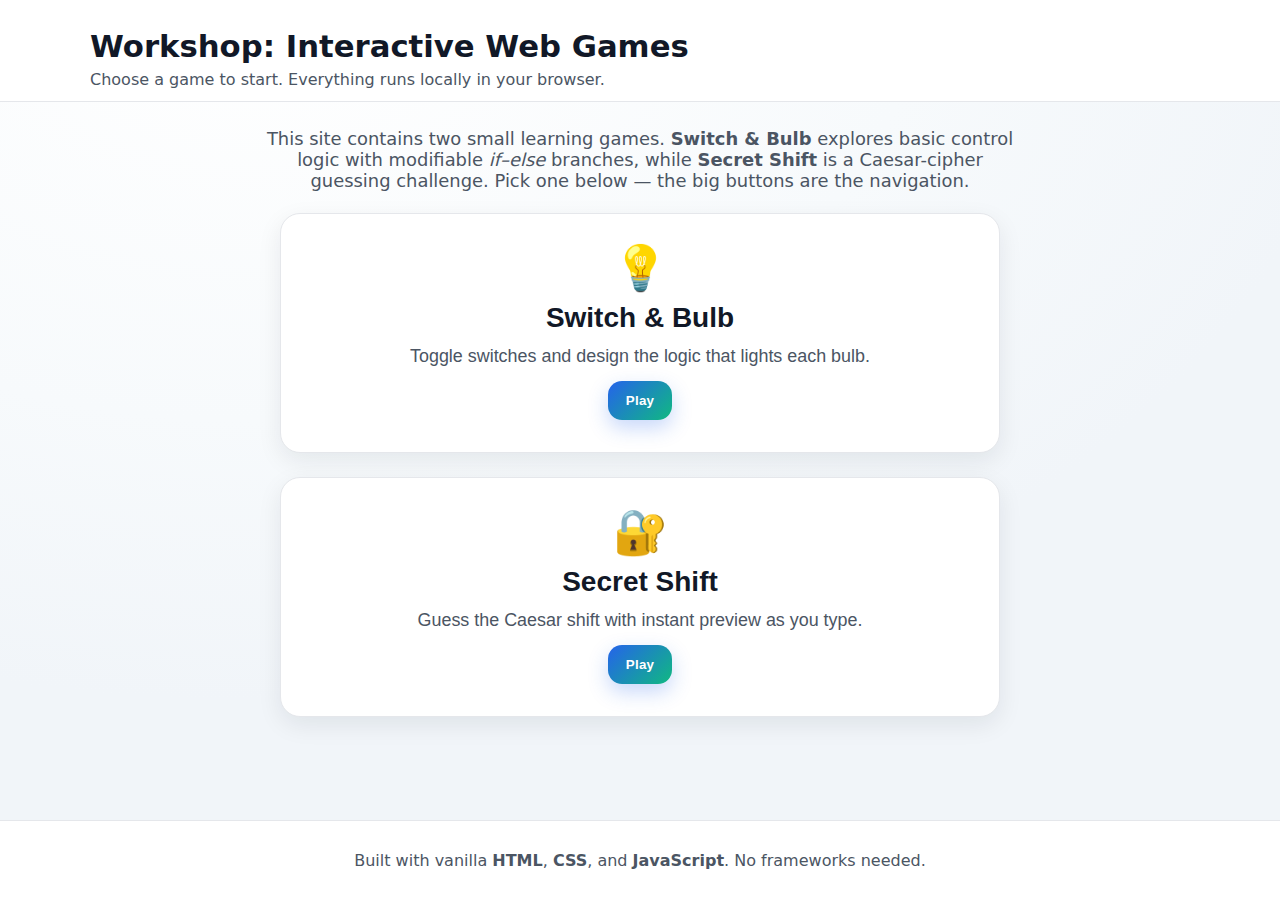
<file: index.html>
<!DOCTYPE html>
<html lang="en">
<head>
  <meta charset="UTF-8" />
  <meta name="viewport" content="width=device-width, initial-scale=1.0"/>
  <title>Workshop Games — Landing</title>
  <link rel="stylesheet" href="style.css"/>
</head>
<body>
  <header class="site-header">
    <div class="branding">
      <h1>Workshop: Interactive Web Games</h1>
      <p class="tagline">Choose a game to start. Everything runs locally in your browser.</p>
    </div>
  </header>

  <main class="hero">
    <section class="intro">
      <p>
        This site contains two small learning games. <strong>Switch & Bulb</strong> explores basic control logic
        with modifiable <em>if–else</em> branches, while <strong>Secret Shift</strong> is a Caesar-cipher
        guessing challenge. Pick one below — the big buttons are the navigation.
      </p>
    </section>

    <nav class="nav-grid" aria-label="Game navigation">
      <button class="nav-card" data-href="switch_bulb_web/index.html" aria-label="Open Switch and Bulb game">
        <span class="emoji">💡</span>
        <span class="title">Switch & Bulb</span>
        <span class="desc">Toggle switches and design the logic that lights each bulb.</span>
        <span class="cta">Play</span>
      </button>

      <button class="nav-card" data-href="secret_shift_web/index.html" aria-label="Open Secret Shift game">
        <span class="emoji">🔐</span>
        <span class="title">Secret Shift</span>
        <span class="desc">Guess the Caesar shift with instant preview as you type.</span>
        <span class="cta">Play</span>
      </button>
    </nav>
  </main>

  <footer class="site-footer">
    <p>Built with vanilla <strong>HTML</strong>, <strong>CSS</strong>, and <strong>JavaScript</strong>. No frameworks needed.</p>
  </footer>

  <script src="main.js"></script>
</body>
</html>
</file>
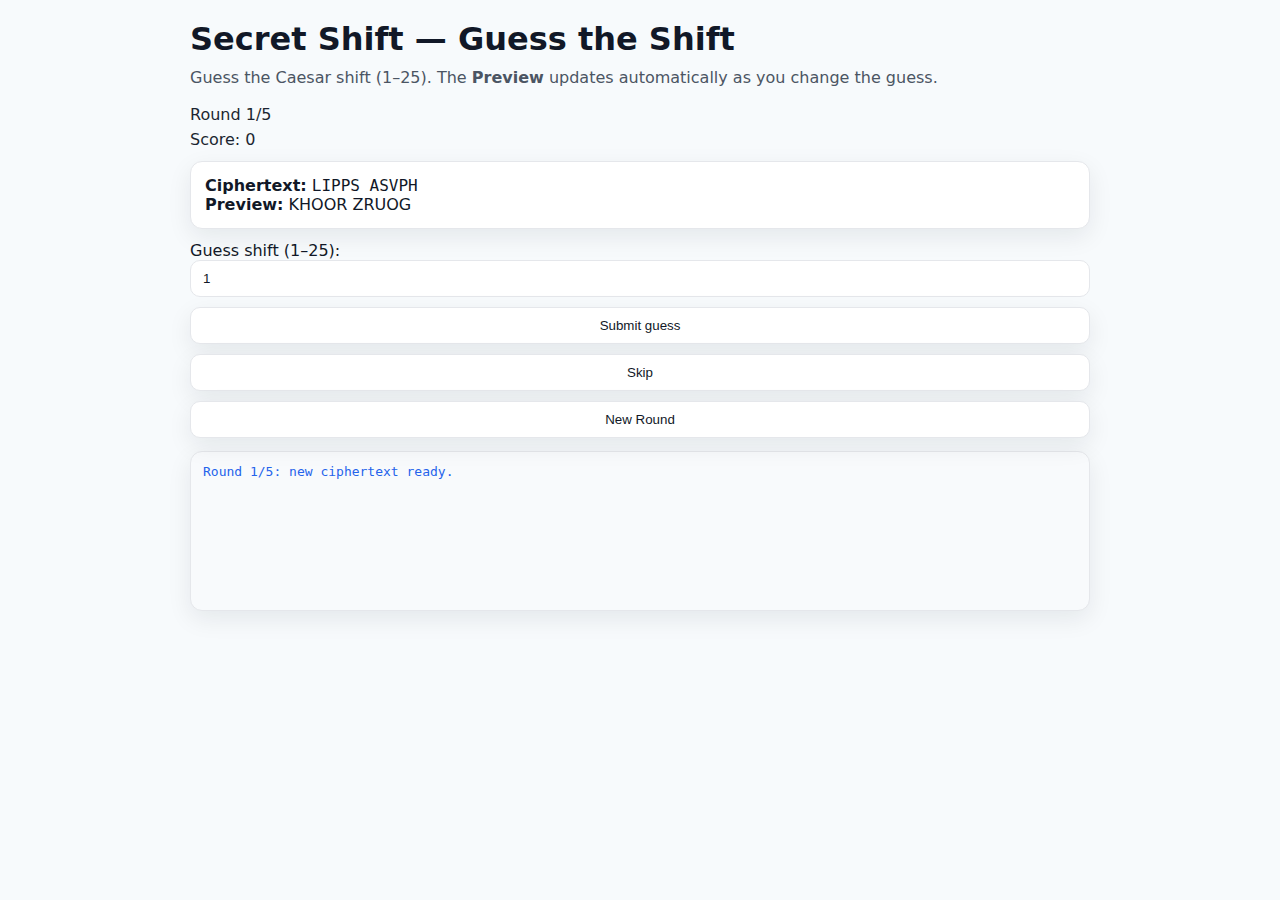
<file: secret_shift_web/index.html>
<!DOCTYPE html>
<html lang="en">
<head>
  <meta charset="UTF-8"/>
  <meta name="viewport" content="width=device-width, initial-scale=1.0"/>
  <title>Secret Shift — Guess the Shift</title>
  <link rel="stylesheet" href="style.css"/>
  <script>
    // Inject phrases so JS can consume them
    window.__PHRASES__ = ["HELLO WORLD", "CYBERSECURITY", "SINGAPORE", "THE NEW ERA", "KNOWLEDGE IS POWER"];
  </script>
</head>
<body>
  <div class="container">
    <h1>Secret Shift — Guess the Shift</h1>
    <p class="desc">
      Guess the Caesar shift (1–25). The <strong>Preview</strong> updates automatically as you change the guess.
    </p>

    <div class="statusbar">
      <div id="round">Round 1/1</div>
      <div id="score">Score: 0</div>
    </div>

    <div class="panel">
      <div><strong>Ciphertext:</strong> <span id="cipher"></span></div>
      <div><strong>Preview:</strong> <span id="preview">—</span></div>
    </div>

    <div class="controls">
      <label>Guess shift (1–25): <input type="number" id="guess" min="1" max="25" value="1"/></label>
      <button id="guessBtn">Submit guess</button>
      <button id="skipBtn">Skip</button>
      <button id="newBtn" disabled>New Round</button>
    </div>

    <pre id="log" class="log"></pre>
  </div>

  <script src="main.js"></script>
</body>
</html>
</file>
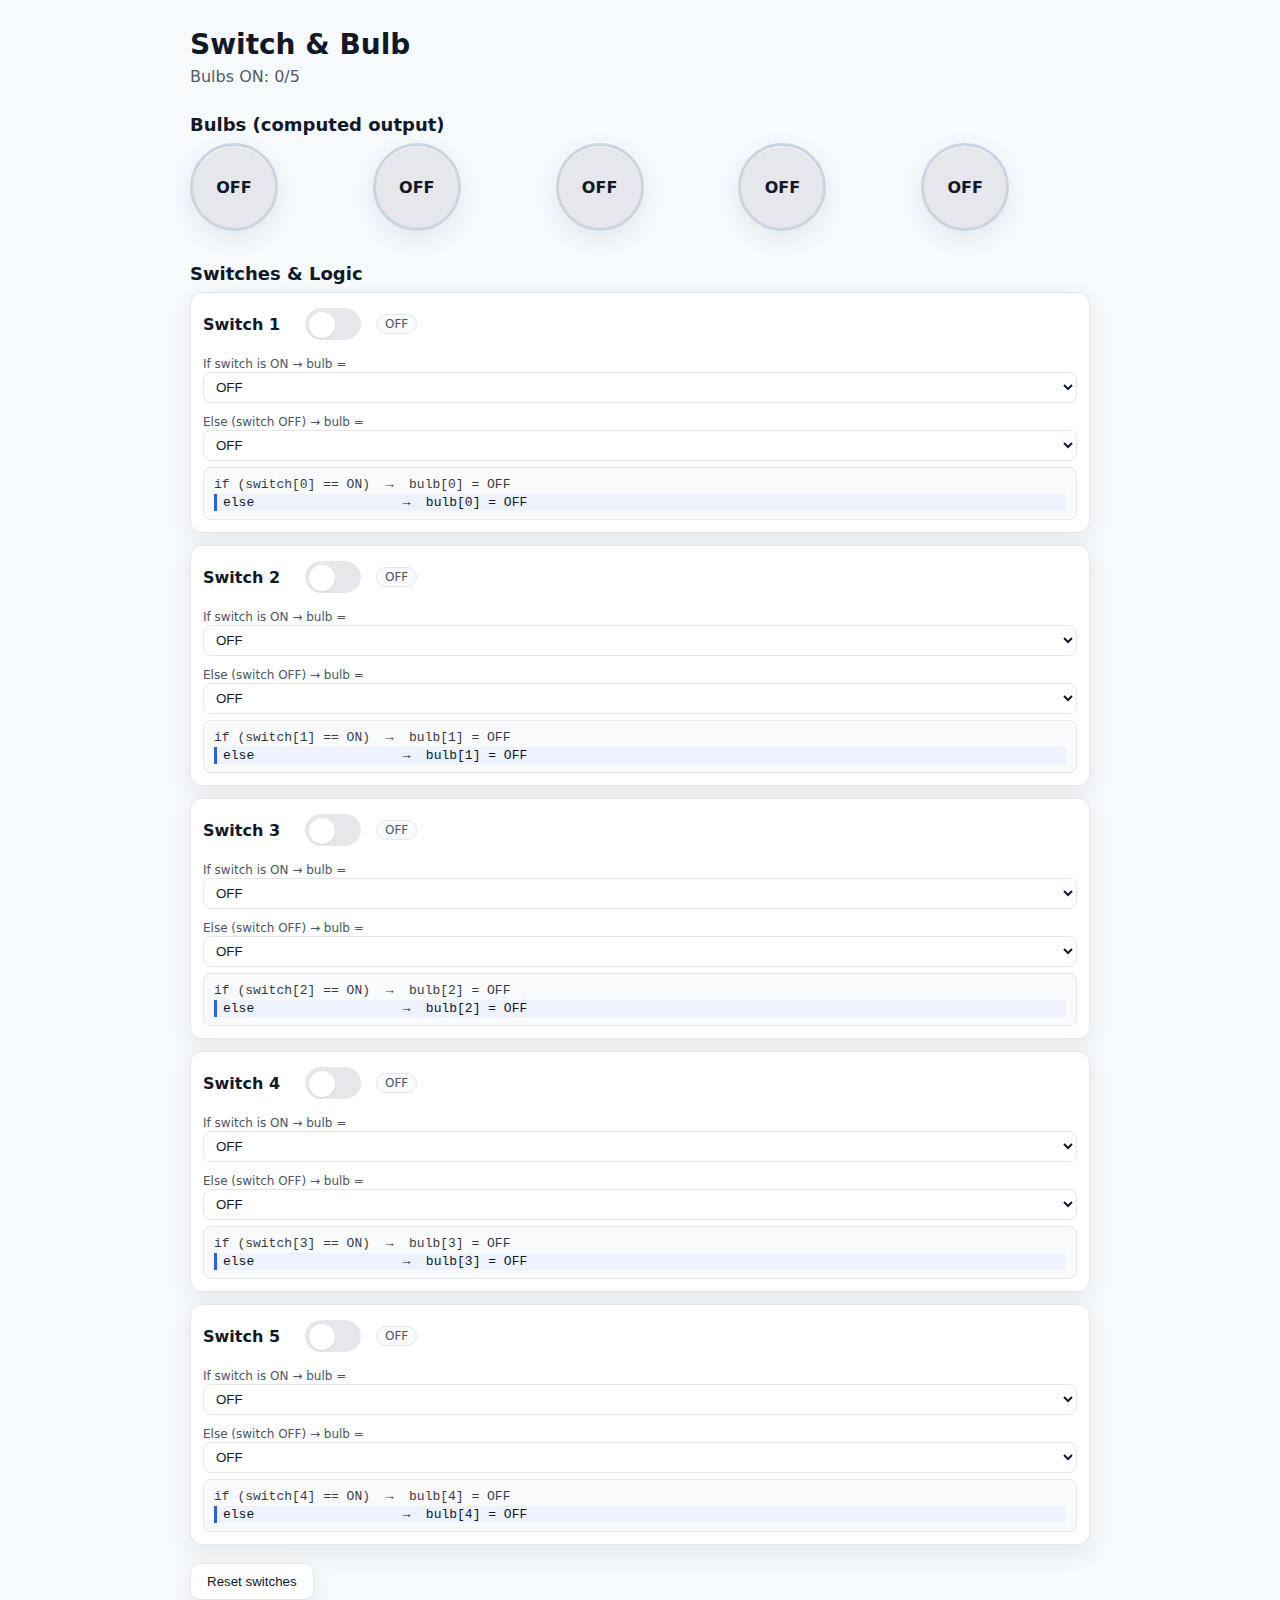
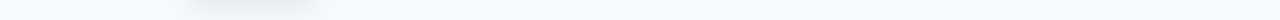
<file: switch_bulb_web/index.html>
<!DOCTYPE html>
<html lang="en">
<head>
  <meta charset="UTF-8" />
  <meta name="viewport" content="width=device-width, initial-scale=1.0"/>
  <title>Switch & Bulb</title>
  <link rel="stylesheet" href="style.css"/>
</head>
<body>
  <div class="container">
    <h1>Switch & Bulb</h1>
    <p class="tip" id="status">
      Tip: Toggle a switch and modify its <strong>if–else</strong> mapping below using the dropdowns
      (choose what the bulb should be when the switch is ON/OFF).
    </p>

    <div class="grid">
      <div class="col">
        <h2>Bulbs (computed output)</h2>
        <div id="bulbs" class="bulbs"></div>
      </div>
      <div class="col">
        <h2>Switches & Logic</h2>
        <div id="switches" class="switches"></div>
      </div>
    </div>

    <div class="actions">
      <button id="resetBtn">Reset switches</button>
    </div>
  </div>
  <script src="main.js"></script>
</body>
</html>
</file>
<file: style.css>
:root{
  --bg:#f7fafc; --panel:#ffffff; --fg:#111827; --muted:#4b5563;
  --border:#e5e7eb; --accent1:#2563eb; --accent2:#10b981;
  --shadow: 0 8px 24px rgba(17,24,39,.08);
}
*{box-sizing:border-box}
html,body{height:100%}
body{
  margin:0;
  background:radial-gradient(1100px 700px at 20% 0%, #ffffff 0%, #f7fafc 60%, #f1f5f9 100%);
  color:var(--fg);
  font-family: system-ui,-apple-system,Segoe UI,Roboto,Helvetica,Arial,sans-serif;
  display:flex; flex-direction:column;
}

.site-header{
  padding:28px 20px 12px; border-bottom:1px solid var(--border); background:var(--panel)
}
.branding{max-width:1100px; margin:0 auto}
.branding h1{margin:0 0 6px; font-size: clamp(22px, 2.4vw, 34px)}
.tagline{margin:0; color:var(--muted)}

.hero{flex:1; display:block; padding:26px 20px}
.hero .intro{max-width:860px; margin:0 auto 22px; color:var(--muted); text-align:center}
.hero .intro p{margin:0 auto; max-width:760px; font-size: clamp(14px, 1.4vw, 18px)}

/* Vertical layout; center the buttons */
.nav-grid{
  display:grid;
  grid-template-columns: 1fr;       /* single column (vertical) */
  gap:24px;
  max-width:900px;
  margin: 0 auto;
  width:100%;
  justify-items: center;            /* center each card */
}

.nav-card{
  appearance:none; border:none; cursor:pointer;
  background: var(--panel);
  border:1px solid var(--border);
  color:var(--fg);
  border-radius:20px;
  /* Bigger + centered card */
  width: min(720px, 100%);
  padding:32px 28px;
  min-height: 240px;
  text-align:center;

  display:grid; grid-template-rows: auto auto 1fr auto;
  gap:12px;
  box-shadow: var(--shadow);
  transform: translateY(0);
  transition: transform .12s ease, box-shadow .12s ease, border-color .2s ease, filter .2s ease;
}
.nav-card .emoji{font-size:44px; line-height:1}
.nav-card .title{font-size: clamp(20px, 2.4vw, 28px); font-weight:800}
.nav-card .desc{color:var(--muted); font-size: clamp(14px, 1.4vw, 18px); margin: 0 auto; max-width: 56ch}
/* Bigger, centered CTA */
.nav-card .cta{
  align-self:end; justify-self:center;
  font-weight:800; letter-spacing:.3px;
  padding:12px 18px; border-radius:14px; color:#fff;
  background:linear-gradient(135deg, var(--accent1), var(--accent2));
  box-shadow: 0 8px 20px rgba(37,99,235,.25);
}

.nav-card:hover{
  transform: translateY(-2px);
  box-shadow: 0 18px 36px rgba(17,24,39,.12);
  border-color:#cbd5e1;
  filter: brightness(1.02);
}
.nav-card:active{ transform: translateY(1px) }
.nav-card:focus-visible{ outline:3px solid var(--accent1); outline-offset:3px }

.site-footer{
  border-top:1px solid var(--border); padding:14px 20px; color:var(--muted);
  text-align:center; background:var(--panel)
}

/* Light responsive polish */
@media (max-width: 768px){
  .nav-card{
    width: min(640px, 100%);
    padding:28px 22px;
    min-height: 220px;
  }
  .nav-card .emoji{ font-size:40px; }
}
@media (max-width: 480px){
  .site-header{ padding: 20px 14px 10px; }
  .hero{ padding: 18px 14px; }
  .nav-card{
    border-radius: 18px;
    width: 100%;
    padding: 22px 16px;
    min-height: 200px;
  }
  .nav-card .emoji{ font-size: 36px; }
}
</file>
<file: secret_shift_web/style.css>
:root{
  --bg:#f7fafc; --panel:#ffffff; --fg:#111827; --muted:#4b5563;
  --border:#e5e7eb; --accent:#2563eb; --ok:#16a34a; --warn:#d97706;
  --shadow: 0 8px 24px rgba(17,24,39,.08);
}
*{box-sizing:border-box}
body{
  margin:0; padding:20px;
  font-family: system-ui,-apple-system,Segoe UI,Roboto,Helvetica,Arial,sans-serif;
  background:var(--bg); color:var(--fg);
}

.topbar{
  position: sticky; top: 0; z-index: 50;
  background:var(--panel); border-bottom:1px solid var(--border);
  padding:10px 16px; display:flex; justify-content:flex-start;
}
.back-btn{
  appearance:none; border:1px solid var(--border);
  background:linear-gradient(135deg, #2563eb, #10b981);
  color:#fff; font-weight:800; letter-spacing:.2px;
  padding:10px 14px; border-radius:999px; cursor:pointer;
  box-shadow:0 6px 16px rgba(37,99,235,.25);
  transition:transform .12s ease, box-shadow .12s ease, filter .15s ease;
}
.back-btn:hover{ transform:translateY(-1px); box-shadow:0 12px 24px rgba(17,24,39,.12) }
.back-btn:active{ transform:translateY(0) }
.back-btn:focus-visible{ outline:3px solid #2563eb; outline-offset:3px }

.container{max-width:900px;margin:0 auto}
h1{margin:0 0 10px}
.desc{margin:0 0 18px;color:var(--muted)}

.statusbar{display:flex; flex-direction:column; gap:6px; margin-bottom:12px; opacity:.95}
.panel{
  padding:14px; border:1px solid var(--border); border-radius:12px; background:var(--panel);
  margin-bottom:12px; box-shadow: var(--shadow);
}
.controls{
  display:flex; flex-direction:column; gap:10px; margin-bottom:12px;
}
.controls input{
  padding:10px 12px; border-radius:10px; border:1px solid var(--border); background:#fff; color:var(--fg); width:100%;
}
.controls button{
  padding:10px 12px; border-radius:10px; border:1px solid var(--border); background:#fff; color:var(--fg); cursor:pointer;
  box-shadow: var(--shadow);
}
.controls button:hover{ filter: brightness(1.02) }

.log{
  background:#f8fafc; border:1px solid var(--border); border-radius:12px;
  padding:12px; min-height:160px; white-space:pre-wrap; box-shadow: var(--shadow);
}
.ok{color:var(--ok)} .warn{color:var(--warn)} .info{color:var(--accent)}
#cipher{font-family:ui-monospace, SF Mono, Menlo, Consolas, monospace}

@media (max-width: 420px){
  .panel{ padding: 12px; }
  .log{ min-height: 120px; }
  .desc{ font-size: 14px; }
}
</file>
<file: switch_bulb_web/style.css>
:root{
  --bg:#f7fafc; --panel:#ffffff; --fg:#111827; --muted:#4b5563;
  --border:#e5e7eb; --accent:#2563eb; --ok:#16a34a; --warn:#d97706;
  --bulb-off:#e5e7eb; --bulb-on:#facc15; --outline:#cbd5e1;
  --shadow: 0 8px 24px rgba(17,24,39,.08);
}
*{box-sizing:border-box}
body{
  font-family: system-ui, -apple-system, Segoe UI, Roboto, Helvetica, Arial, sans-serif;
  margin:0; padding:20px; background:var(--bg); color:var(--fg);
}

/* Back-to-home topbar (light) */
.topbar{
  position: sticky; top: 0; z-index: 50;
  background:var(--panel); border-bottom:1px solid var(--border);
  padding:10px 16px; display:flex; justify-content:flex-start;
}
.back-btn{
  appearance:none; border:1px solid var(--border);
  background:linear-gradient(135deg, #2563eb, #10b981);
  color:#fff; font-weight:800; letter-spacing:.2px;
  padding:10px 14px; border-radius:999px; cursor:pointer;
  box-shadow:0 6px 16px rgba(37,99,235,.25);
  transition:transform .12s ease, box-shadow .12s ease, filter .15s ease;
}
.back-btn:hover{ transform:translateY(-1px); box-shadow:0 12px 24px rgba(17,24,39,.12) }
.back-btn:active{ transform:translateY(0) }
.back-btn:focus-visible{ outline:3px solid #2563eb; outline-offset:3px }

.container{max-width:900px;margin:0 auto}
h1{margin:8px 0 6px;font-size:28px}
h2{margin:12px 0 8px;font-size:18px}
.tip{opacity:.95;margin:0 0 16px;color:var(--muted)}

/* Vertical layout always */
.grid{
  display:grid;
  grid-template-columns: 1fr;
  gap:20px;
  align-items:start;
}

/* Bulb board */
.bulbs{
  display:grid;
  grid-template-columns: repeat(5, 1fr);
  gap:14px;
}
.bulb{
  width:88px; height:88px; border-radius:999px;
  border:3px solid var(--outline);
  background:var(--bulb-off);
  box-shadow: inset 0 1px 0 rgba(255,255,255,.7), var(--shadow);
  transition:background .15s ease;
  display:flex; align-items:center; justify-content:center;
  font-weight:700; color:#111827;
}
.bulb.on{background:var(--bulb-on)}

/* Switch panels */
.switches{ display:grid; grid-template-columns: 1fr; gap:12px; }
.switchcard{
  background:var(--panel);
  border:1px solid var(--border);
  border-radius:12px; padding:12px; box-shadow: var(--shadow);
}
.switchrow{
  display:flex; align-items:center; gap:12px; margin-bottom:10px;
}
.toggle{
  appearance:none; width:56px; height:32px; border-radius:999px; position:relative; outline:none;
  background:#e5e7eb; border:1px solid var(--border); cursor:pointer; transition:background .15s ease;
}
.toggle:before{
  content:""; position:absolute; top:3px; left:3px; width:26px; height:26px; border-radius:999px; background:#ffffff;
  box-shadow:0 1px 2px rgba(0,0,0,.08);
  transition:transform .15s ease;
}
.toggle:checked{background:#34d399}
.toggle:checked:before{transform:translateX(24px)}
.switchlbl{min-width:86px; font-weight:600}
.statepill{
  font-size:12px; padding:2px 8px; border-radius:999px; border:1px solid var(--border); color:var(--muted); background:#f8fafc;
}
.statepill.on{color:#059669; border-color:#bbf7d0; background:#ecfdf5}

/* If–else block */
.logic{
  background:#f8fafc; border:1px solid var(--border); border-radius:8px; padding:8px 10px;
  font-family:ui-monospace, SF Mono, Menlo, Consolas, monospace; font-size:13px; white-space:pre; line-height:1.35;
  margin-top:6px;
}
.logic .line{opacity:.85}
.logic .line.hit{opacity:1; color:#0f172a; background:#eef2ff; border-left:3px solid var(--accent); padding-left:6px}

/* Logic controls */
.logic-controls{
  display:grid; grid-template-columns: 1fr; gap:8px; margin:6px 0 2px;
}
.logic-controls label{ font-size:12px; color:var(--muted) }
.logic-controls select{
  width:100%; padding:6px 8px; border-radius:8px; border:1px solid var(--border); background:#fff; color:var(--fg);
  cursor:pointer;
}

.actions{margin-top:18px}
#resetBtn{
  padding:10px 16px; background:#fff; color:var(--fg);
  border:1px solid var(--border); border-radius:10px; cursor:pointer; box-shadow: var(--shadow);
}
#resetBtn:hover{ filter:brightness(1.02) }

.win{ color:var(--ok); font-weight:700 }
.warn{ color:var(--warn); font-weight:700 }

/* Small-device refinements (vertical stays the same) */
@media (max-width: 640px){
  .bulbs{ grid-template-columns: repeat(3, 1fr); }
  .bulb{ width:78px; height:78px; }
}
@media (max-width: 420px){
  .bulbs{ grid-template-columns: repeat(2, 1fr); }
  .bulb{ width:68px; height:68px; }
}
</file>
